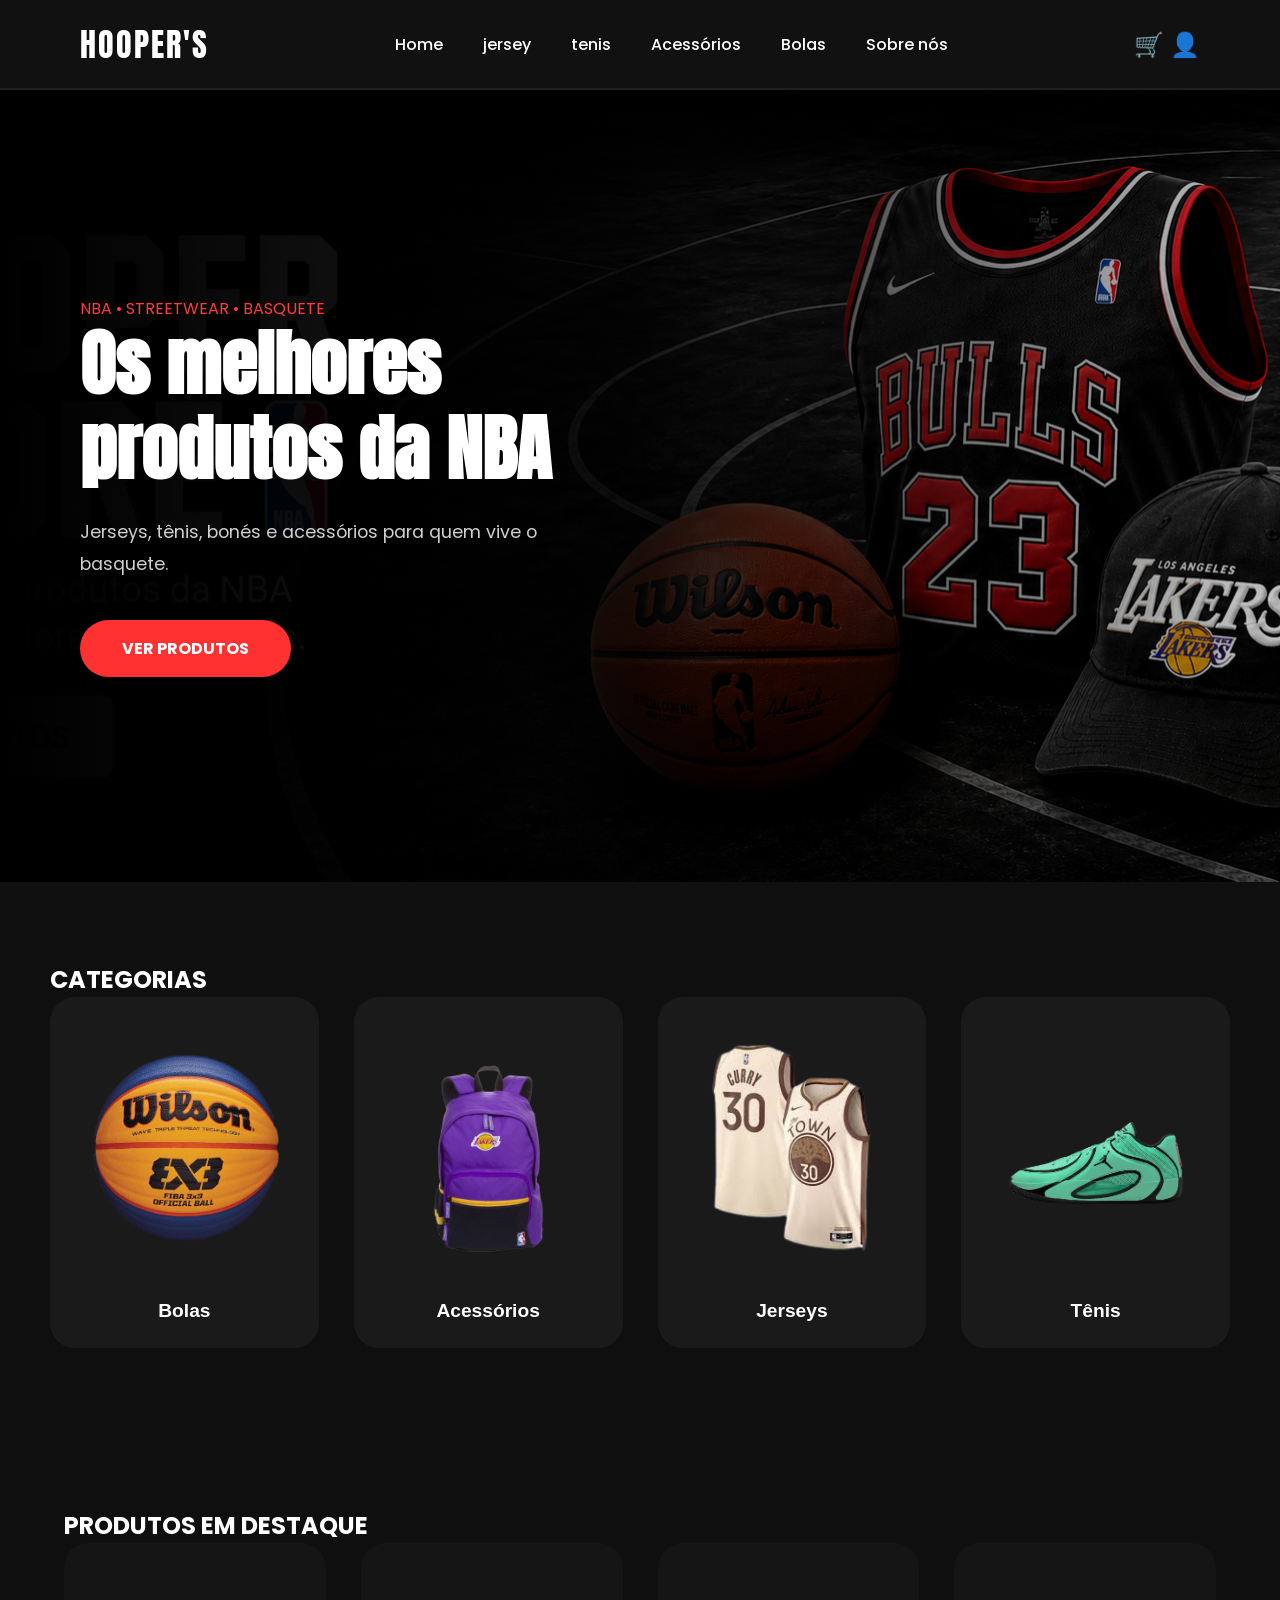
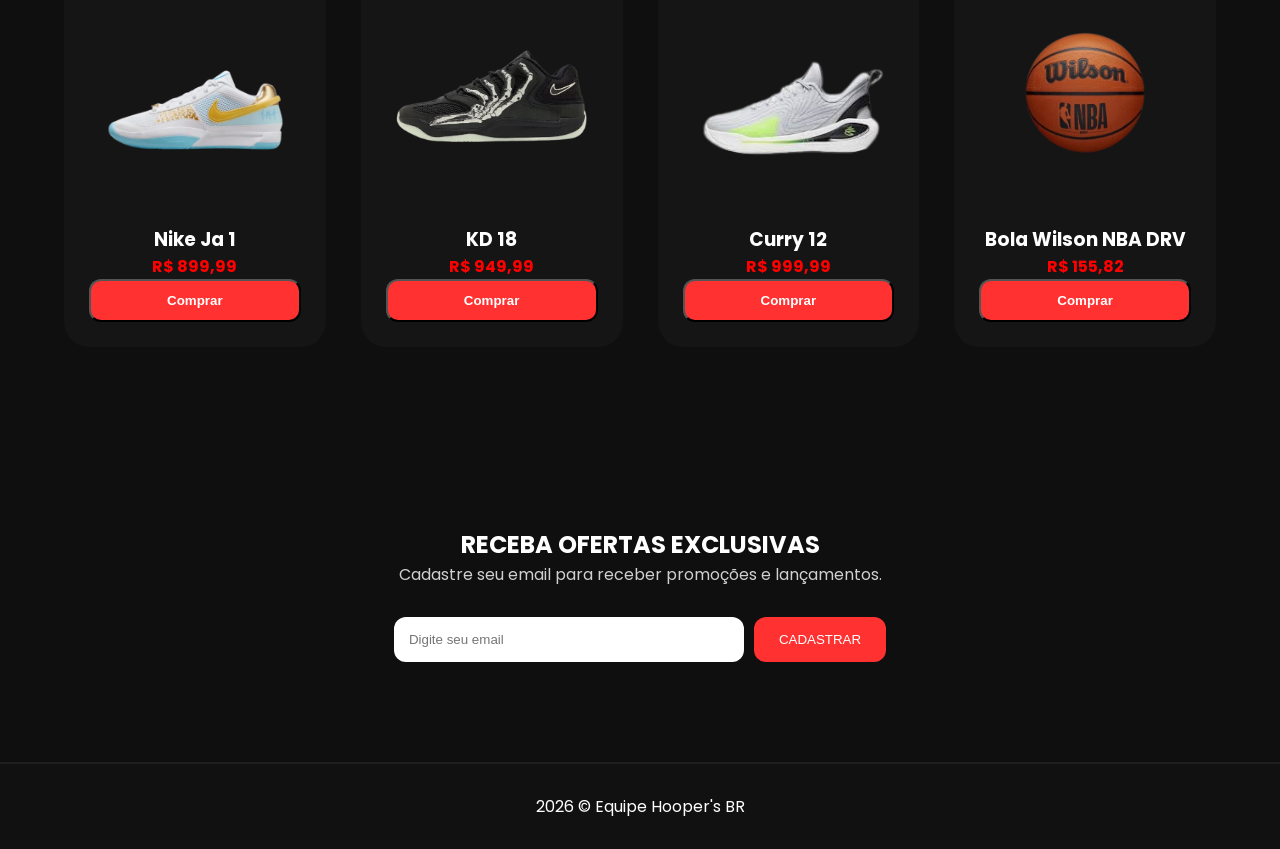
<file: index.html>
<!DOCTYPE html>
<html lang="pt-br">
<head>
    <meta charset="UTF-8">
    <meta name="viewport" content="width=device-width, initial-scale=1.0">
    <title>Hooper's Store</title>

    <link rel="stylesheet" href="css/estilo.css">

    
    <link rel="preconnect" href="https://fonts.googleapis.com">
    <link href="https://fonts.googleapis.com/css2?family=Anton&family=Poppins:wght@300;400;500;600&display=swap" rel="stylesheet">
</head>

<body>
    
    

    
    <header>
        <nav class="navbar">

            <div class="logo">
                HOOPER'S
            </div>

            <ul class="menu">
                <li><a href="index.html">Home</a></li>
                <li><a href="jersey.html">jersey</a></li>
                <li><a href="tenis2.html">tenis</a></li>
                <li><a href="Acessórios.html">Acessórios</a></li>
                <li><a href="bolas.html">Bolas</a></li>
                <li><a href="nos.html">Sobre nós</a></li>
               
            </ul>

            <div class="icons">
                🛒
                👤
            </div>

        </nav>
    </header>

    
    <!-- BANNER -->
<section class="banner">

    <div class="overlay"></div>

    <div class="banner-texto">

        <p class="mini-texto">
            NBA • STREETWEAR • BASQUETE
        </p>

        <h1>
            Os melhores produtos da NBA
        </h1>

        <p class="descricao">
            Jerseys, tênis, bonés e acessórios para quem vive o basquete.
        </p>

        <a href="#" class="btn">
            VER PRODUTOS
        </a>

    </div>

</section>

    <!-- CATEGORIAS -->
    <section class="categorias">

        <h2>CATEGORIAS</h2>

        <div class="produtos">

            <div class="card">
                <a href="bolas.html"><img src="fotos/bola.png"></a>
                <p>Bolas</p>
            </div>

            <div class="card">
                <a href="Acessórios.html" ><img src="fotos/bolsa.png"></a>
                <p>Acessórios</p>
            </div>

            <div class="card">
                <a href="jersey.html" target="_blank"><img src="fotos/jersey.png"></a>
                <p>Jerseys</p>
            </div>

            <div class="card">
                <a href="tenis2.html" target="_blank"><img src="fotos/tenis.png"> </a>
                <p>Tênis</p>
            </div>

        </div>

    </section>

    <section class="destaques">

    <h2>PRODUTOS EM DESTAQUE</h2>

    <div class="produtos">

        <div class="produto">
            <img src="fotos/a ja1.png">
            <h3>Nike Ja 1</h3>
             <h4 style="color: red;"> R$ 899,99</h4> 
            <button>Comprar</button>
        </div>

        <div class="produto">
            <img src="fotos/a kd-18.png">
            <h3>KD 18</h3>
            <h4 style="color: red;">R$ 949,99</h4>
            <button>Comprar</button>
        </div>

        <div class="produto">
            <img src="fotos/a curry 12.png">
            <h3>Curry 12</h3>
            <h4 style="color: red;">R$ 999,99</h4>
            <button>Comprar</button>
        </div>

        <div class="produto">
            <img src="fotos/a boll.png">
            <h3>Bola Wilson NBA DRV</h3>
            <h4 style="color: red;">R$ 155,82</h4>
            <button>Comprar</button>
        </div>

    </div>

</section>


<section class="newsletter">

    <h2>RECEBA OFERTAS EXCLUSIVAS</h2>

    <p>
        Cadastre seu email para receber promoções e lançamentos.
    </p>

    <div class="newsletter-box">

        <input type="email" placeholder="Digite seu email">

        <button>
            CADASTRAR
        </button>

    </div>

</section>

    <!-- FOOTER -->
    <footer>

        <p>
            2026 © Equipe Hooper's BR
        </p>

    </footer>

</body>
</html>
</file>
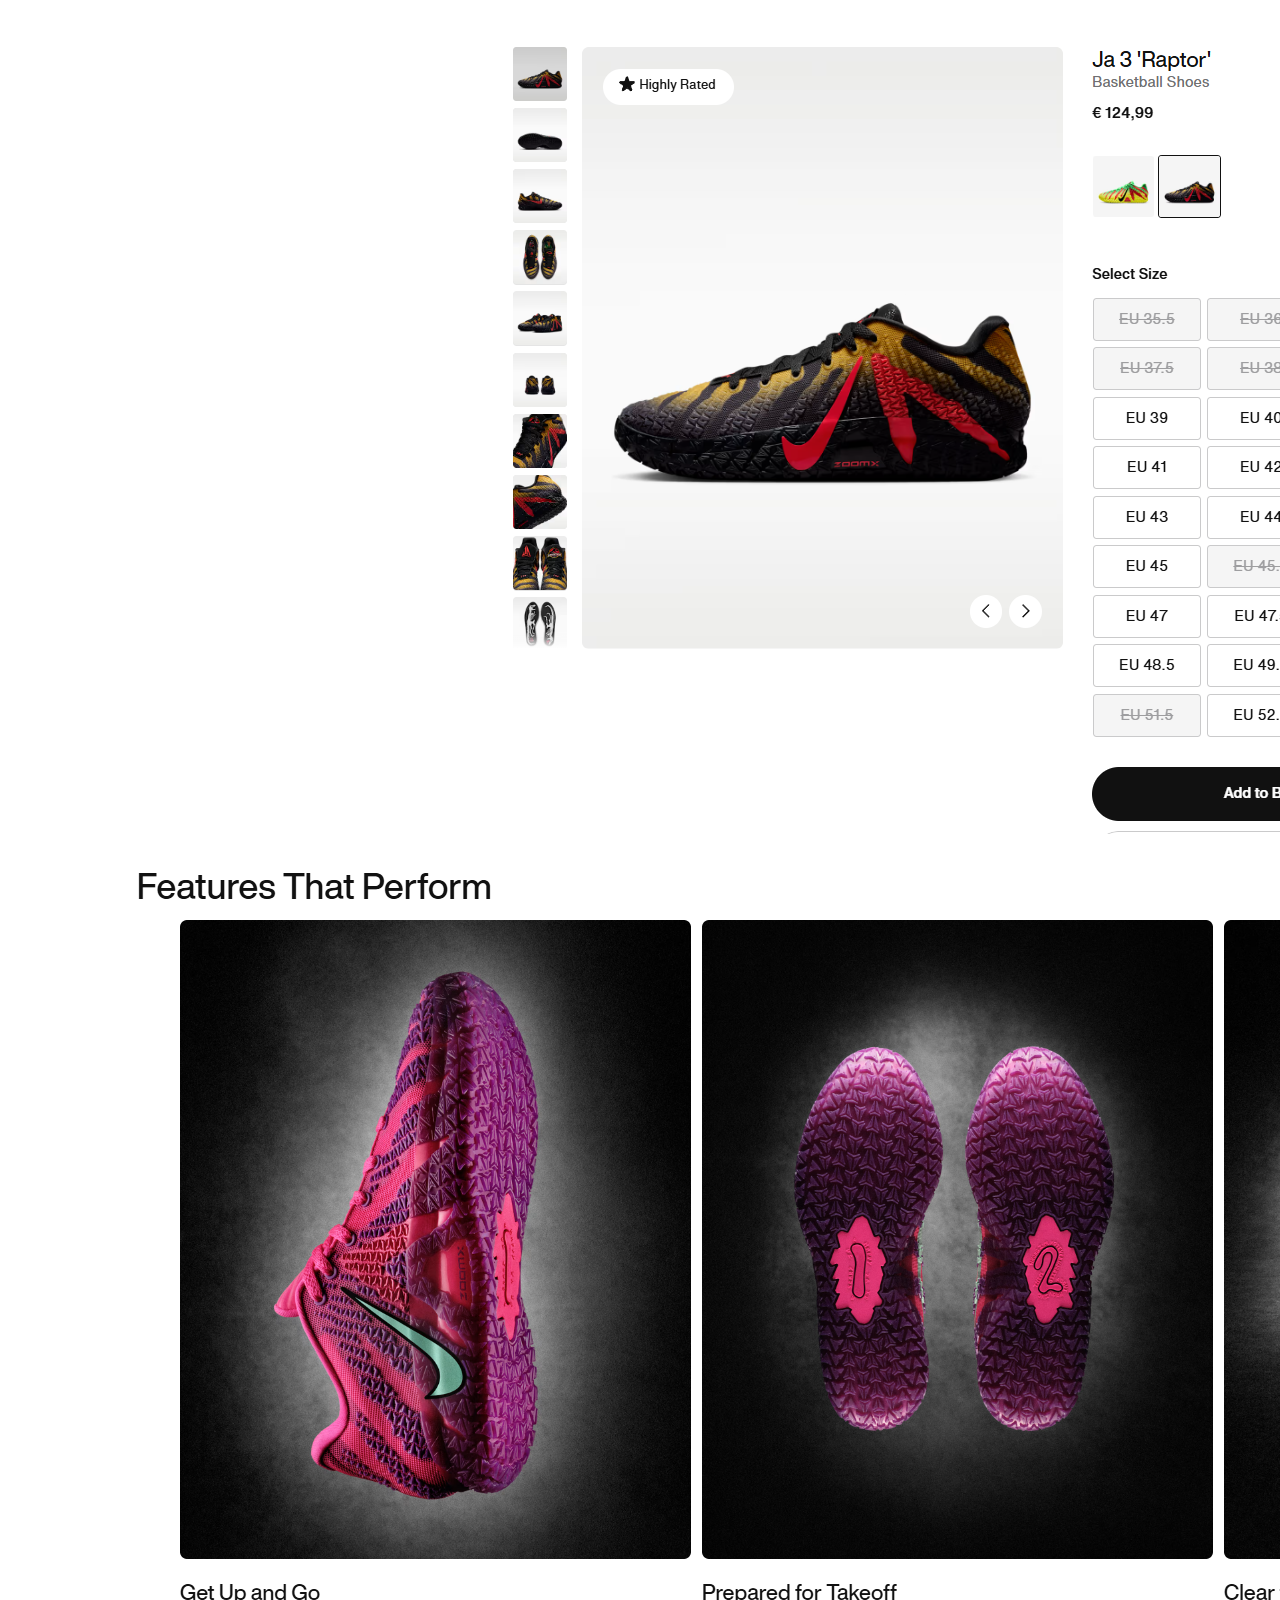
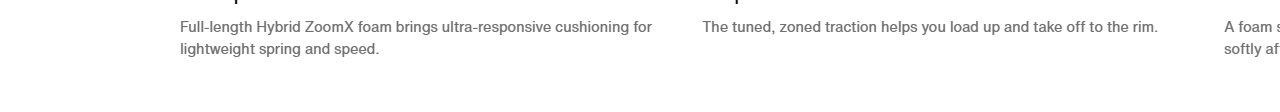
<file: ja3.html>
<!DOCTYPE html>
<html lang="en">
<head>
    <meta charset="UTF-8">
    <meta name="viewport" content="width=, initial-scale=1.0">
    <title>Document</title>
</head>
<body>
  
    <img src="ja3.png" alt="">

    <img src="ja3.2.png" alt="">
</body>
</html>
</file>
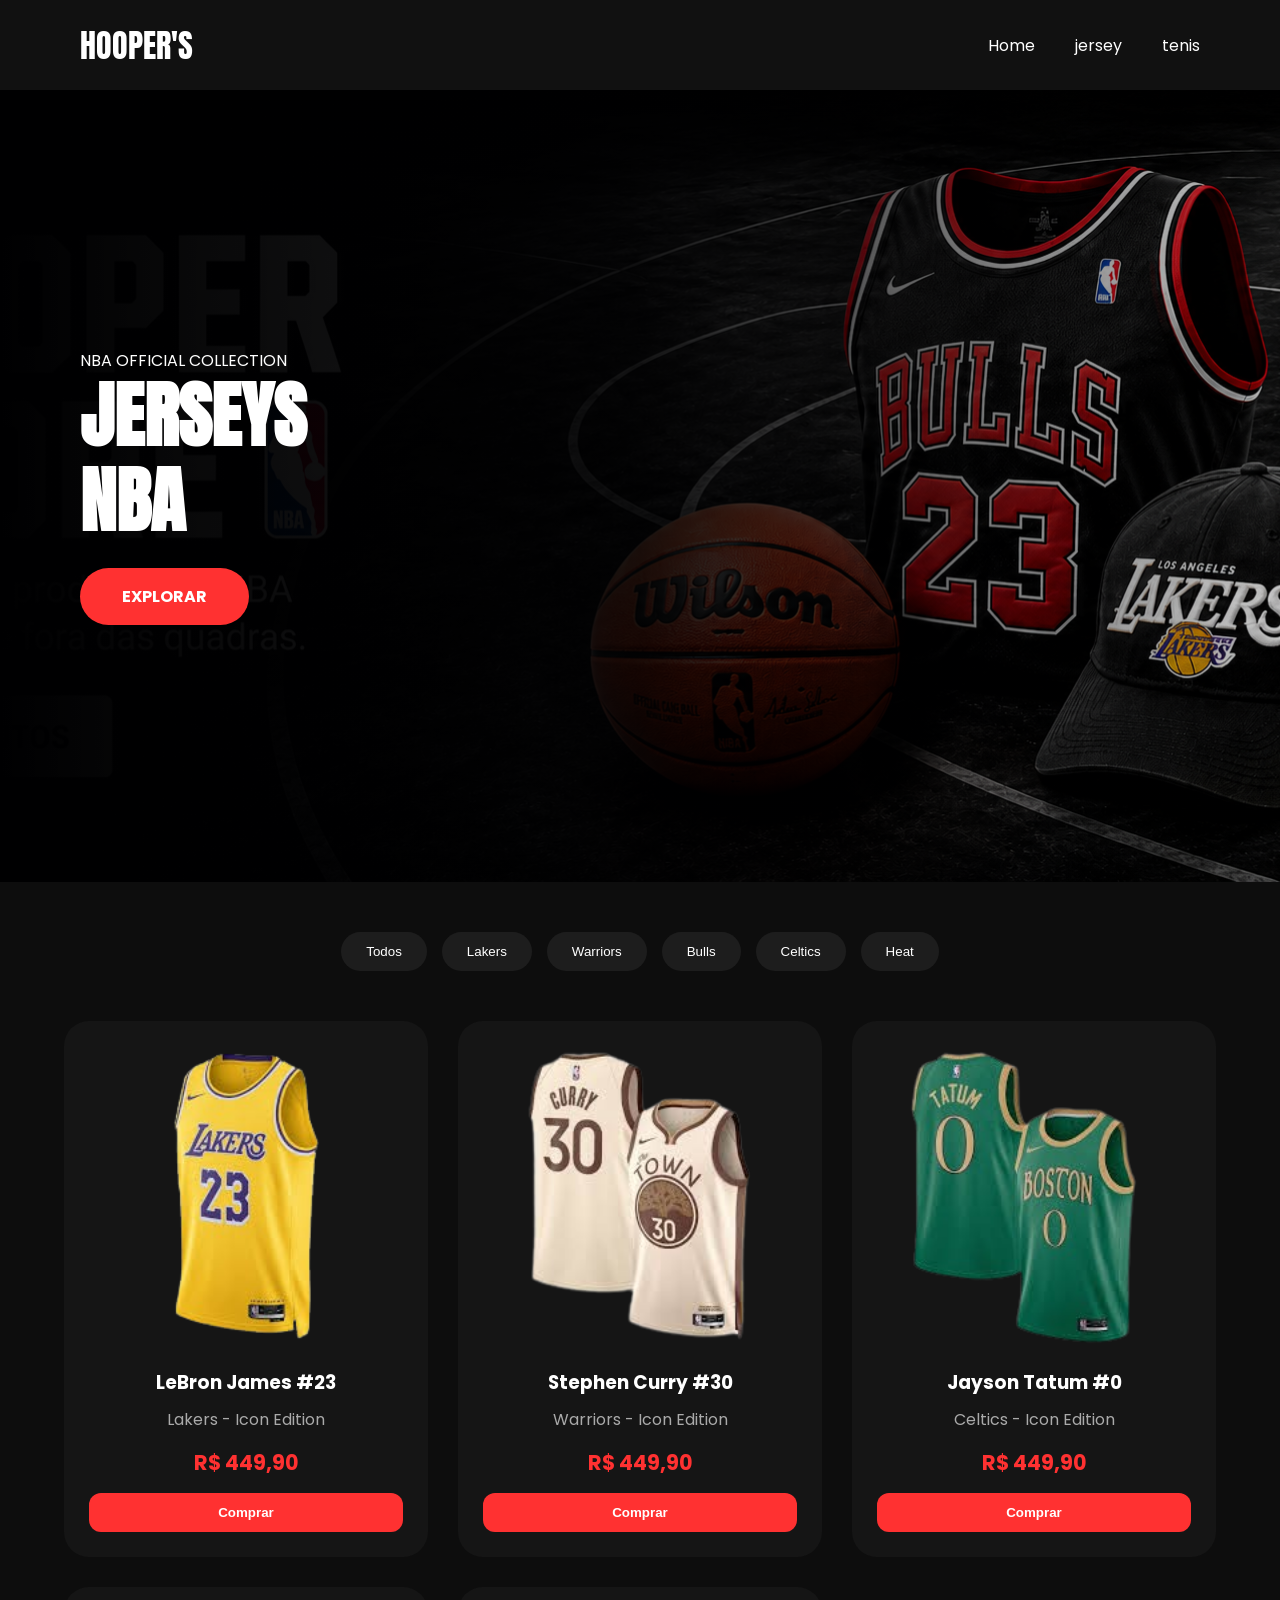
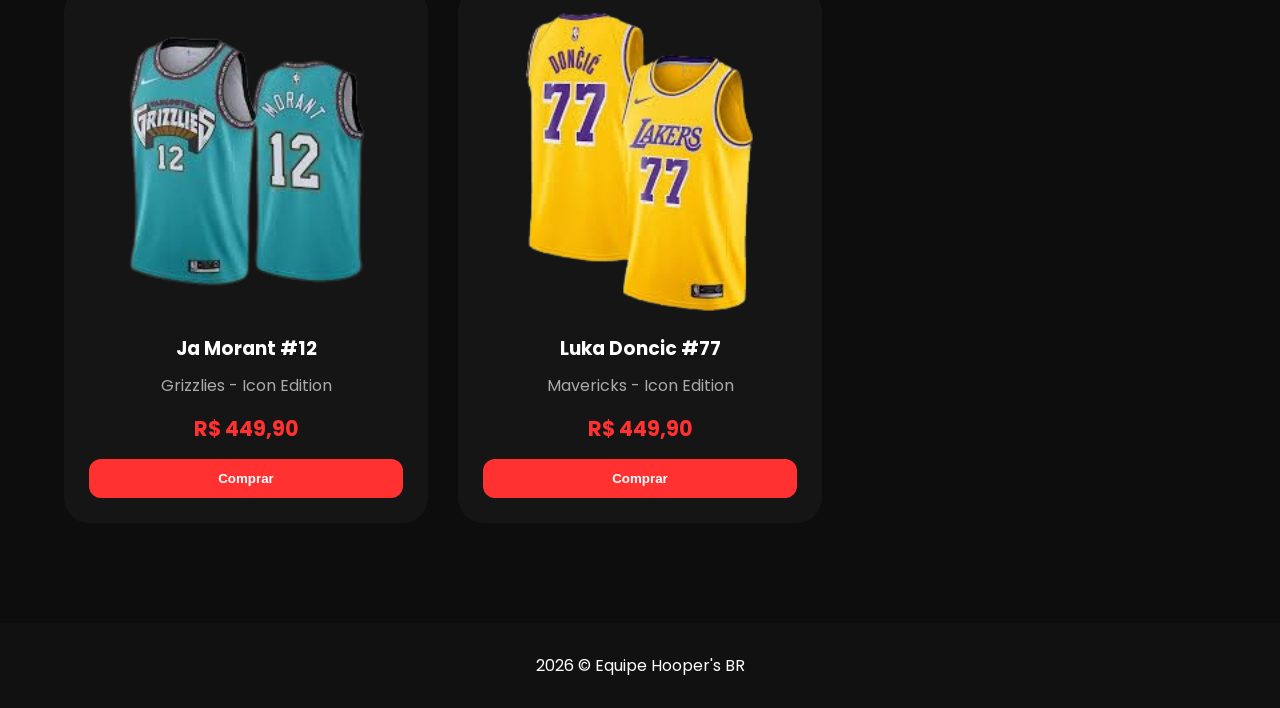
<file: jersey.html>
<!DOCTYPE html>
<html lang="pt-br">

<head>
    <meta charset="UTF-8">
    <meta name="viewport" content="width=device-width, initial-scale=1.0">
    <title>Jerseys | Hooper's Store</title>

    <link rel="stylesheet" href="css/estilojersey.css">

    <link rel="preconnect" href="https://fonts.googleapis.com">
    <link href="https://fonts.googleapis.com/css2?family=Anton&family=Poppins:wght@300;400;500;600;700&display=swap" rel="stylesheet">
</head>

<body>

<header>

    <nav class="navbar">

        <div class="logo">
            HOOPER'S
        </div>



         <ul class="menu">
                <li><a href="index.html">Home</a></li>
                <li><a href="jersey.html">jersey</a></li>
                <li><a href="tenis2.html">tenis</a></li>
               
            </ul>

    </nav>

</header>

<section class="banner">

    <div class="overlay"></div>

    <div class="banner-texto">

        <p>NBA OFFICIAL COLLECTION</p>

        <h1>
            JERSEYS<br>
            NBA
        </h1>

        <a href="#produtos" class="btn">
            EXPLORAR
        </a>

    </div>

</section>

<section class="filtros">

    <button>Todos</button>
    <button>Lakers</button>
    <button>Warriors</button>
    <button>Bulls</button>
    <button>Celtics</button>
    <button>Heat</button>

</section>

<section id="produtos" class="produtos">

    <div class="card">

        <img src="fotos/z lebron.png">

        <h3>LeBron James #23</h3>

        <p>Lakers - Icon Edition</p>

        <span>R$ 449,90</span>

        <button>Comprar</button>

    </div>

    <div class="card">

        <img src="fotos/jersey.png">

        <h3>Stephen Curry #30</h3>

        <p>Warriors - Icon Edition</p>

        <span>R$ 449,90</span>

        <button>Comprar</button>

    </div>

    <div class="card">

        <img src="fotos/z tatum.png">

        <h3>Jayson Tatum #0</h3>

        <p>Celtics - Icon Edition</p>

        <span>R$ 449,90</span>

        <button>Comprar</button>

    </div>

    <div class="card">

        <img src="fotos/z Ja Morant.png">

        <h3>Ja Morant #12</h3>

        <p>Grizzlies - Icon Edition</p>

        <span>R$ 449,90</span>

        <button>Comprar</button>

    </div>

    <div class="card">

        <img src="fotos/z Luka Doncic.png">

        <h3>Luka Doncic #77</h3>

        <p>Mavericks - Icon Edition</p>

        <span>R$ 449,90</span>

        <button>Comprar</button>

    </div>

  

</section>

<footer>

    <p>2026 © Equipe Hooper's BR</p>

</footer>

</body>
</html>
</file>
<file: css/estilo.css>
body{
    margin: 0;
    padding: 0;
}

.produtos{
    display: flex;
    gap: 77px;
}

.tituloindex{
    text-align: center;
    font-family: serif;
}


.produtos{
    display: flex;
    gap: 30px;
    justify-content: center;
}

.card{
    background-color: #d1d1d1;
    border-radius: 30px;
    padding: 20px;
    text-align: center;
}

.card p{
    font-size: 25px;
    font-family: Arial;
    font-weight: bold;
}

#fim {
    font-size: 26px;
    font-family: serif;
}

#inicial {
    background-color: #ffffff;
}












body {
  margin: 0;
  font-family: Arial, sans-serif;
  background: #61848a; /* Mantendo o fundo azul das suas imagens anteriores */
}

/* Container que alinha os Filtros e o Produto lado a lado */
.container-conteudo {
  display: flex;
  align-items: flex-start;
  padding: 30px;
  gap: 50px; /* Espaço ideal entre o menu e o produto */
}

/* Sidebar lateral ajustada */
.filtrobox {
  width: 250px; /* Largura suficiente para o menu respirar */
  background: transparent; /* Deixa o fundo azul do body aparecer */
  flex-shrink: 0;
}

/* Blocos de filtro */
.filtro {
  margin-bottom: 30px;
}

/* Títulos */
.titulo {
  font-size: 25px;
  margin-bottom: 15px;
  color: #111;
  font-weight: bold;
}

/* Pesquisa */
.search-box {
  margin-bottom: 15px;
}

.search-box input {
  width: 100%; /* Ocupa toda a largura do menu lateral (250px) */
  height: 42px;
  border: 1px solid #ddd;
  border-radius: 6px;
  padding: 0 12px;
  font-size: 15px;
  outline: none;
  background: white;
  box-sizing: border-box; /* Evita que o padding quebre o tamanho do input */
}

/* Lista marcas */
.lista {
  display: flex;
  flex-direction: column;
  gap: 8px;
}

.item {
  display: flex;
  align-items: center;
  gap: 10px;
  font-size: 18px;
  color: #111;
  cursor: pointer;
}

/* Tamanhos */
.tamanhos {
  display: grid;
  grid-template-columns: repeat(2, 1fr);
  gap: 10px;
  width: 120px;
}

/* Botões de tamanho */
.tam {
  width: 50px;
  height: 40px;
  border: 1px solid #ccc;
  border-radius: 6px;
  display: flex;
  align-items: center;
  justify-content: center;
  background: white;
  cursor: pointer;
  transition: 0.2s;
  font-size: 15px;
}

.tam:hover {
  background: black;
  color: white;
  border-color: black;
}

/* Área da imagem na DIREITA */
.produtotenis {
  flex-grow: 1; /* Ocupa todo o resto do espaço na direita */
  justify-content: flex-start; /* Alinha o produto logo após o espaço do menu */
}

.produtotenis img {
  max-width: 100%; /* Impede a imagem de quebrar a tela se for muito grande */
  height: auto;
}

#fotoUm {
  width: 100%;
  height: 600px;
}





*{
    margin: 0;
    padding: 0;
    box-sizing: border-box;
}

body{
    background: #0f0f0f;
    font-family: 'Poppins', sans-serif;
    color: white;
}

/* NAVBAR */

.navbar{
    width: 100%;
    height: 90px;

    display: flex;
    align-items: center;
    justify-content: space-between;

    padding: 0 80px;

    background: #111;

    border-bottom: 2px solid #1f1f1f;
}

.logo{
    font-family: 'Anton', sans-serif;
    font-size: 2rem;
    letter-spacing: 2px;

    color: white;
}

.menu{
    display: flex;
    list-style: none;
    gap: 40px;
}

.menu a{
    text-decoration: none;
    color: white;

    font-weight: 500;

    transition: 0.3s;
}

.menu a:hover{
    color: #ff3c3c;
}

.icons{
    font-size: 1.5rem;

    display: flex;
    gap: 20px;

    cursor: pointer;
}


/* BANNER */

.banner{
    width: 100%;
    height: 88vh;

    background-image: url("../fotoUm_2.png");
    background-size: cover;
    background-position: center;

    position: relative;

    display: flex;
    align-items: center;

    padding-left: 80px;

    overflow: hidden;
}

.overlay{
    position: absolute;

    inset: 0;

    background: linear-gradient(
        to right,
        rgba(0,0,0,9.92),
        rgba(0,0,0,.89),
        rgba(0,0,0,0.2)
    );
}

.banner-texto{
    position: relative;
    z-index: 2;

    max-width: 520px;
}

.mini-texto{
    color: #ff3b3b;

}

.banner-texto h1{
    font-family: 'Anton', sans-serif;

    font-size: 4.5rem;

    line-height: 85px;

    margin-bottom: 25px;

  
}

.descricao{
    font-size: 1.1rem;

    color: #d0d0d0;

    line-height: 32px;

    margin-bottom: 40px;
}

.btn{
    display: inline-block;

    padding: 16px 42px;

    background: #ff3131;

    color: white;

    text-decoration: none;

    border-radius: 50px;

    font-weight: bold;

    transition: 0.3s;
}

.btn:hover{
    transform: translateY(-4px);

    background: #ff0000;

    box-shadow: 0 0 25px rgba(255,0,0,0.5);
}

/* CATEGORIAS */

.categorias{
    padding: 80px 50px;
}


.produtos{
    display: grid;

    grid-template-columns: repeat(auto-fit, minmax(250px, 1fr));

    gap: 35px;
}

.card{
    background: #1a1a1a;

    border-radius: 25px;

    padding: 25px;

    text-align: center;

    transition: 0.4s;

    border: 1px solid transparent;
}

.card:hover{
    transform: translateY(-10px);

    border: 1px solid #34145e;

    box-shadow: 0 0 25px rgba(107, 213, 255, 0.25);
}

.card img{
    width: 100%;
    height: 250px;

    object-fit: contain;

    margin-bottom: 20px;
}

.card p{
    font-size: 1.2rem;

    font-weight: 600;
}

/* FOOTER */

footer{
    background: #111;

    padding: 30px;

    text-align: center;

    border-top: 2px solid #1f1f1f;
}


/* RESPONSIVO */

@media(max-width: 900px){

    .navbar{
        padding: 0 30px;
    }

    .menu{
        display: none;
    }

    .banner{
        padding-left: 40px;
    }

    .banner-texto h1{
        font-size: 4rem;
        line-height: 70px;
    }

}









/* produtos destaques */
.destaques{
    padding: 80px 5%;
}


.produto{
    background: #151515;

    padding: 25px;

    border-radius: 25px;

    text-align: center;

    transition: .3s;
}

.produto:hover{

    box-shadow: 0 0 25px rgba(255,0,0,.2);
}

.produto img{
    width: 100%;
    height: 250px;

    object-fit: contain;
}


.produto button{
    width: 100%;

    background: #ff3131;

    color: white;

    padding: 12px;

    border-radius: 12px;

    font-weight: bold;

    transition: .3s;
}

.produto button:hover{
    background: #ff0000;
}



/* Email */

.newsletter{
    padding: 100px 5%;

    text-align: center;
}

.newsletter p{
    color: #d0d0d0;
    margin-bottom: 30px;
}

.newsletter-box{
    display: flex;

    justify-content: center;

    gap: 10px;

    flex-wrap: wrap;
}

.newsletter input{
    width: 350px;

    padding: 15px;

    border: none;

    border-radius: 12px;
}

.newsletter button{
    background: #ff3131;

    color: white;

    border: none;

    padding: 15px 25px;

    border-radius: 12px;

    cursor: pointer;
}
</file>
<file: css/estilojersey.css>
*{
    margin:0;
    padding:0;
    box-sizing:border-box;
}

body{
    background:#0d0d0d;
    color:white;
    font-family:'Poppins',sans-serif;
}

/* NAVBAR */

.navbar{
    height:90px;
    background:#111;

    display:flex;
    justify-content:space-between;
    align-items:center;

    padding:0 80px;
}

.logo{
    font-family:'Anton',sans-serif;
    font-size:2rem;
}

.menu{
    display:flex;
    gap:40px;
    list-style:none;
}

.menu a{
    text-decoration:none;
    color:white;
    transition:.3s;
}

.menu a:hover{
    color:#ff3131;
}

/* BANNER */

.banner{
    width: 100%;
    height: 88vh;

    background-image: url("../fotoUm_2.png");
    background-size: cover;
    background-position: center;

    position: relative;

    display: flex;
    align-items: center;

    padding-left: 80px;


}

.overlay{
    position: absolute;

    inset: 0;

    background: linear-gradient(
        to right,
        rgba(0,0,1,9.92),
        rgba(0,0,1,.89),
        rgba(0,0,1,0.2)
    );
}

.banner-texto{
    position: relative;
    z-index: 2;

    max-width: 520px;
}



.banner-texto h1{
    font-family: 'Anton', sans-serif;

    font-size: 4.5rem;

    line-height: 85px;

    margin-bottom: 25px;

}



.btn{
    display: inline-block;

    padding: 16px 42px;

    background: #ff3131;

    color: white;

    text-decoration: none;

    border-radius: 50px;

    font-weight: bold;

    transition: 0.3s;
}



/* FILTROS */

.filtros{
    display:flex;

    justify-content:center;

    flex-wrap:wrap;

    gap:15px;

    padding:50px;
}

.filtros button{
    padding:12px 25px;

    border:none;

    border-radius:30px;

    background:#1d1d1d;

    color:white;

    cursor:pointer;

    transition:.3s;
}

.filtros button:hover{
    background:#ff3131;
}

/* PRODUTOS */

.produtos{
    padding:0 5% 100px;

    display:grid;

    grid-template-columns:repeat(auto-fit,minmax(280px,1fr));

    gap:30px;
}

.card{
    background:#151515;

    border-radius:25px;

    padding:25px;

    text-align:center;

    transition:.3s;
}

.card:hover{
    transform:translateY(-10px);

    box-shadow:0 0 20px rgba(255,49,49,.3);
}

.card img{
    width:100%;
    height:300px;

    object-fit:contain;
}

.card h3{
    margin-top:15px;
}

.card p{
    color:#aaa;

    margin:10px 0;
}

.card span{
    display:block;

    color:#ff3131;

    font-size:1.3rem;

    font-weight:bold;

    margin:15px 0;
}

.card button{
    width:100%;

    padding:12px;

    border:none;

    border-radius:12px;

    background:#ff3131;

    color:white;

    font-weight:bold;

    cursor:pointer;
}

/* FOOTER */

footer{
    background:#111;

    padding:30px;

    text-align:center;
}

/* RESPONSIVO */

@media(max-width:768px){

    .navbar{
        padding:0 20px;
    }

    .menu{
        display:none;
    }

    .banner{
        padding-left:30px;
    }

    .banner-texto h1{
        font-size:3rem;
        line-height:50px;
    }

}
</file>
